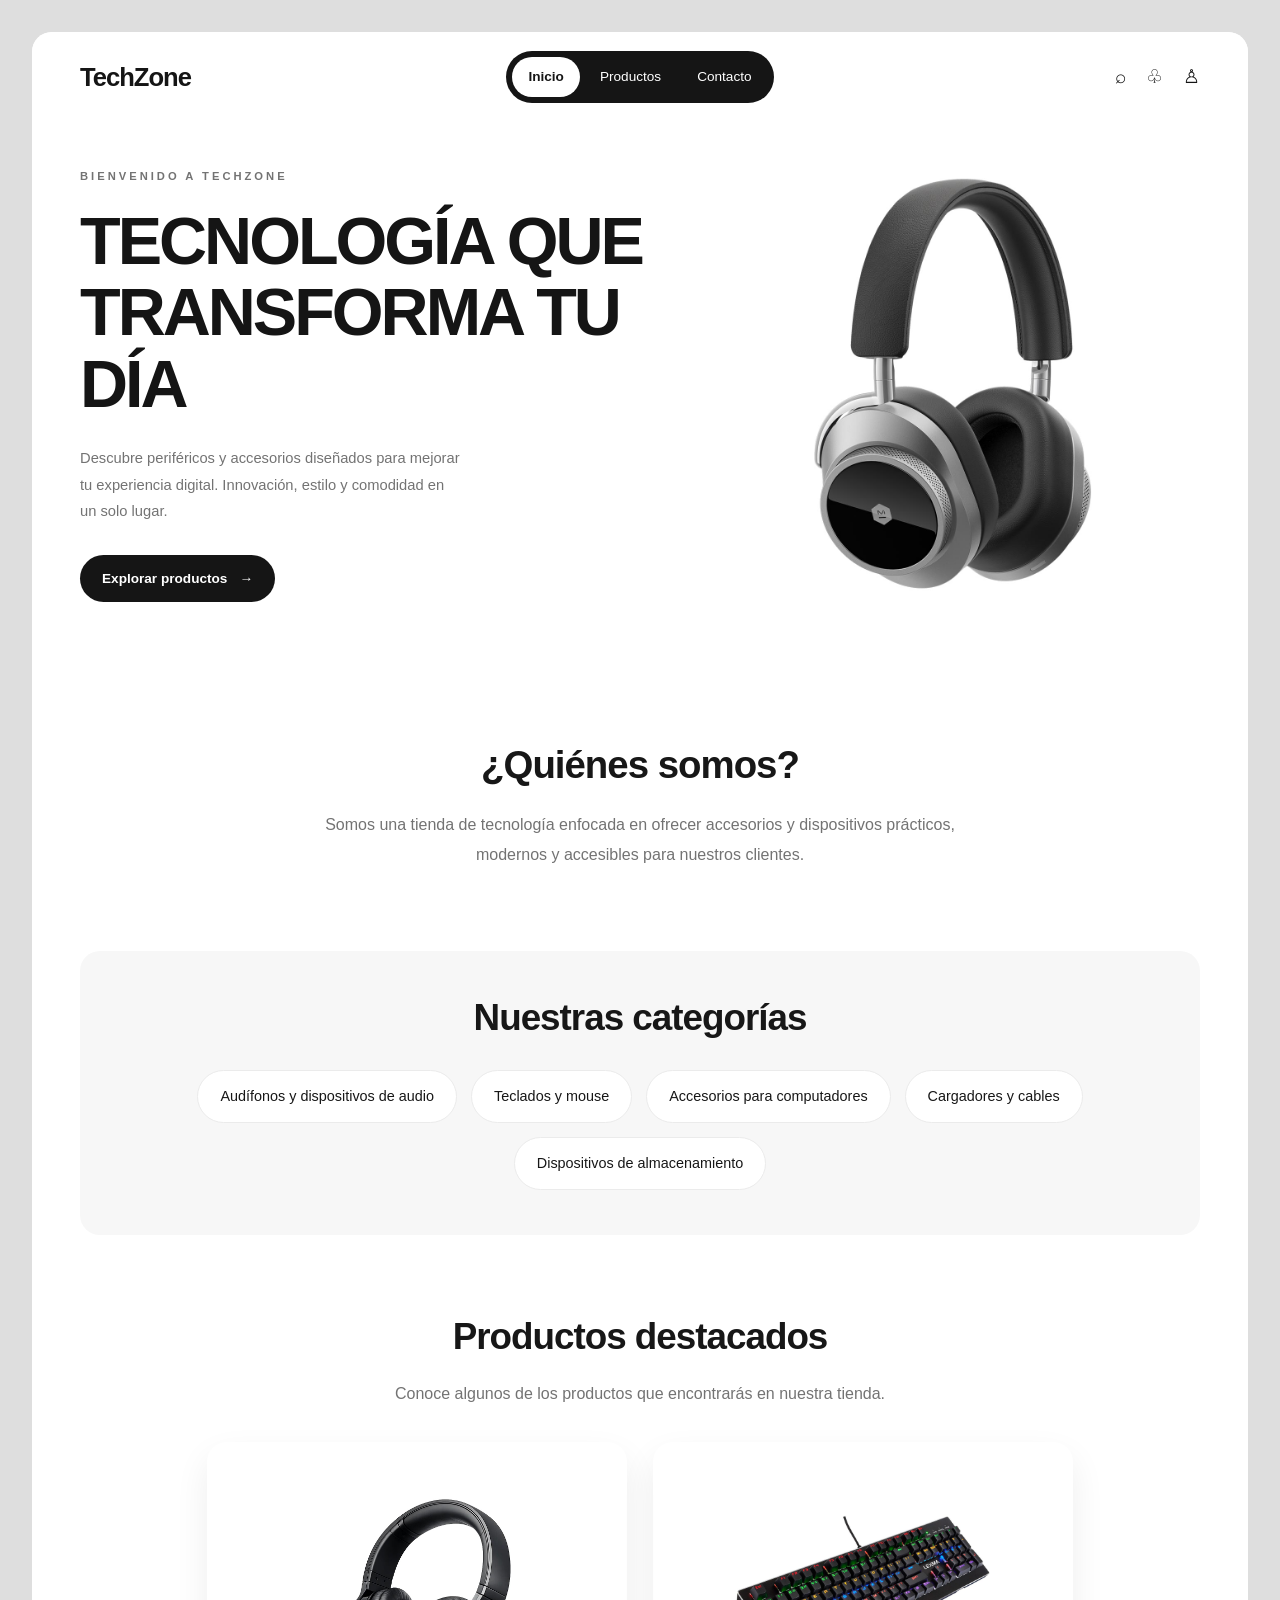
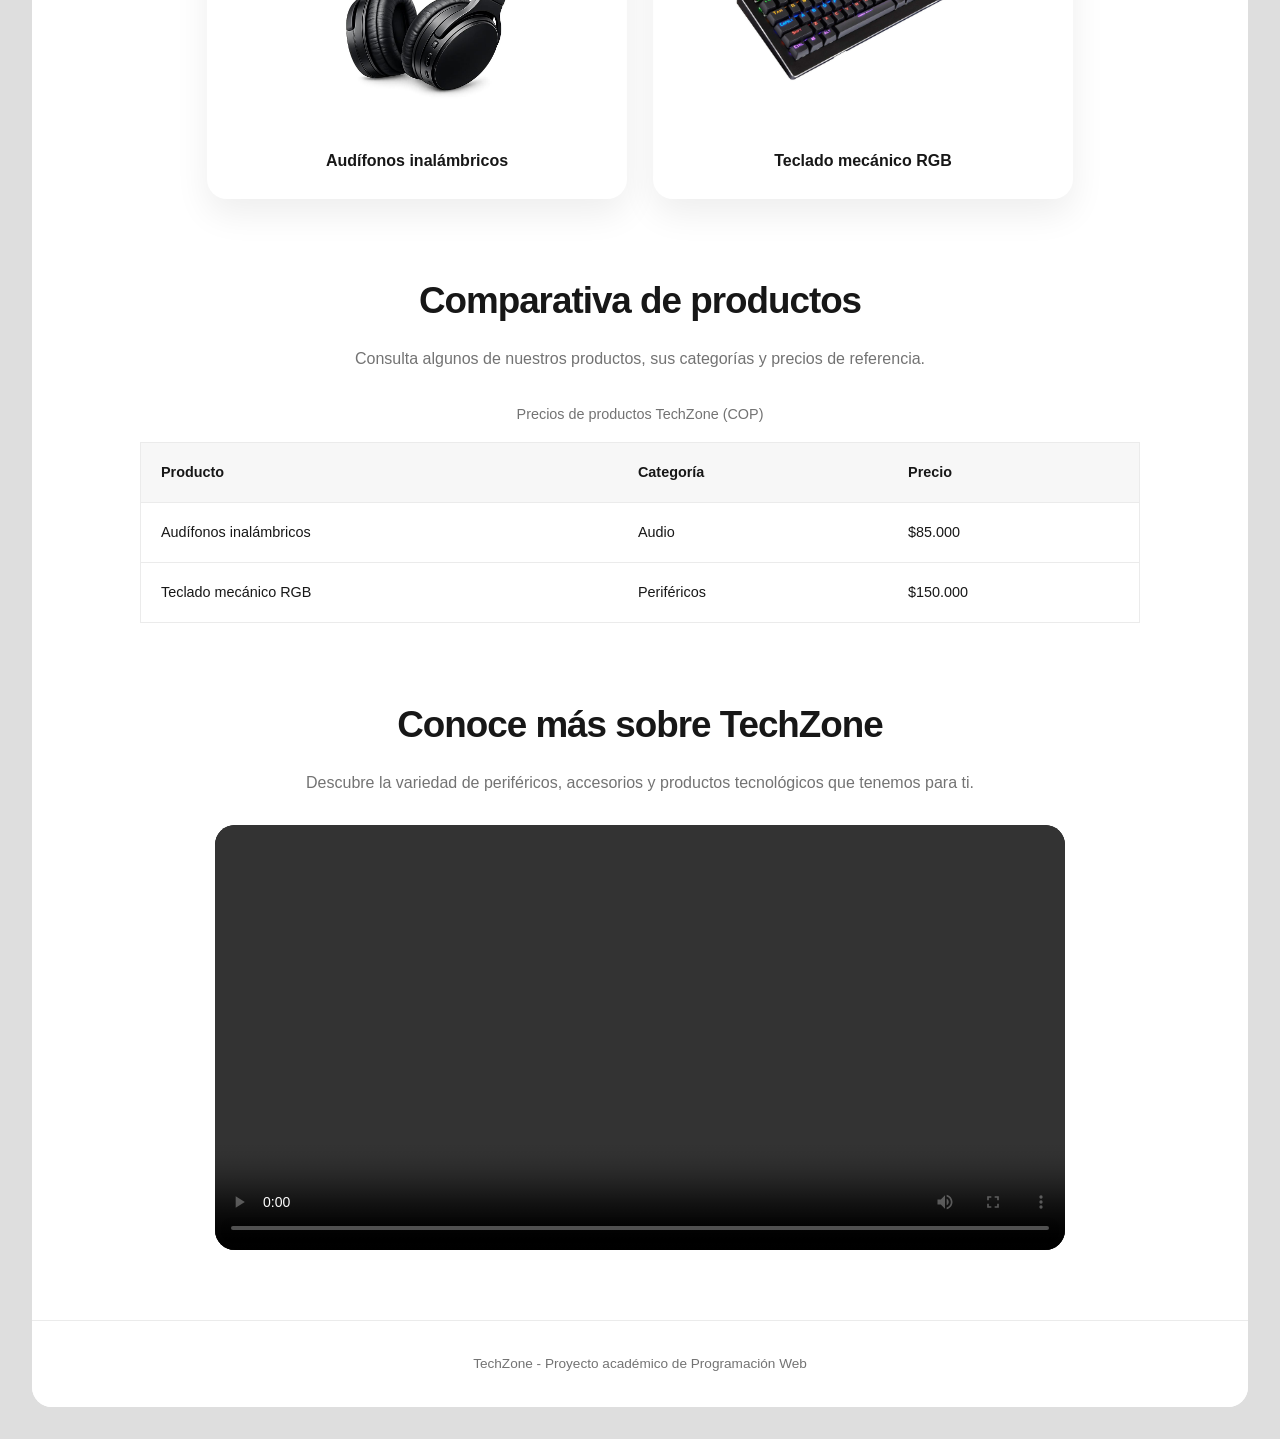
<file: index.html>
<!doctype html>
<html lang="es">
  <head>
    <meta charset="UTF-8" />
    <meta name="viewport" content="width=device-width, initial-scale=1.0" />
    <link rel="stylesheet" href="css/estilos.css" />
    <link rel="stylesheet" href="css/inicio.css" />

    <title>TechZone - Tienda de Tecnología</title>
  </head>

  <body>
    <div class="sitio">
      <!-- Encabezado principal -->
      <header class="encabezado">
        <div class="contenedor barra-navegacion">
          <!-- Logo -->
          <a href="index.html" class="logo"> TechZone </a>

          <!-- Navegación principal -->
          <nav aria-label="Navegación principal">
            <ul class="menu">
              <li>
                <a href="index.html" aria-current="page"> Inicio </a>
              </li>
              <li>
                <a href="./html/productos.html">Productos</a>
              </li>
              <li>
                <a href="./html/contacto.html">Contacto</a>
              </li>
            </ul>
          </nav>

          <!-- Iconos decorativos -->
          <div class="iconos-header" aria-hidden="true">
            <span class="icono">⌕</span>
            <span class="icono">♧</span>
            <span class="icono">♙</span>
          </div>
        </div>
      </header>

      <!-- Contenido principal de la página -->

      <main class="contenedor">
        <!-- Sección de presentación -->

        <!-- Hero principal de TechZone -->
        <section id="inicio" class="hero">
          <div class="hero-contenido">
            <span class="hero-etiqueta"> BIENVENIDO A TECHZONE </span>

            <h1>TECNOLOGÍA QUE TRANSFORMA TU DÍA</h1>

            <p>
              Descubre periféricos y accesorios diseñados para mejorar tu
              experiencia digital. Innovación, estilo y comodidad en un solo
              lugar.
            </p>

            <a href="./html/productos.html" class="btn-primario">
              Explorar productos
              <span aria-hidden="true">→</span>
            </a>
          </div>

          <div class="hero-imagen">
            <img
              src="assets/img/audifonos1.jpg"
              alt="Audífonos inalámbricos destacados de TechZone"
              width="550"
              height="550"
            />
          </div>
        </section>

        <!-- Sección informativa -->
        <section id="nosotros">
          <h2>¿Quiénes somos?</h2>

          <p>
            Somos una tienda de tecnología enfocada en ofrecer accesorios y
            dispositivos prácticos, modernos y accesibles para nuestros
            clientes.
          </p>
        </section>
        <!-- Sección de categorías -->
        <section id="categorias">
          <h2>Nuestras categorías</h2>

          <ul>
            <li>Audífonos y dispositivos de audio</li>
            <li>Teclados y mouse</li>
            <li>Accesorios para computadores</li>
            <li>Cargadores y cables</li>
            <li>Dispositivos de almacenamiento</li>
          </ul>
        </section>

        <!-- Sección de productos destacados -->
        <section id="destacados">
          <h2>Productos destacados</h2>

          <p>
            Conoce algunos de los productos que encontrarás en nuestra tienda.
          </p>

          <div class="productos-destacados">
            <figure>
              <img
                src="./assets/img/audifonos.jpg"
                alt="Audífonos inalámbricos de color negro"
                width="250"
              />
              <figcaption>Audífonos inalámbricos</figcaption>
            </figure>

            <figure>
              <img
                src="./assets/img/teclado.jpg"
                alt="Teclado mecánico con iluminación RGB"
                width="250"
              />
              <figcaption>Teclado mecánico RGB</figcaption>
            </figure>
          </div>
        </section>

        <!-- Sección de comparación de productos -->
        <section id="comparativa">
          <h2>Comparativa de productos</h2>

          <p>
            Consulta algunos de nuestros productos, sus categorías y precios de
            referencia.
          </p>

          <table>
            <caption>
              Precios de productos TechZone (COP)
            </caption>

            <thead>
              <tr>
                <th scope="col">Producto</th>
                <th scope="col">Categoría</th>
                <th scope="col">Precio</th>
              </tr>
            </thead>

            <tbody>
              <tr>
                <td>Audífonos inalámbricos</td>
                <td>Audio</td>
                <td>$85.000</td>
              </tr>

              <tr>
                <td>Teclado mecánico RGB</td>
                <td>Periféricos</td>
                <td>$150.000</td>
              </tr>
            </tbody>
          </table>
        </section>
        <section id="video">
          <h2>Conoce más sobre TechZone</h2>
          <p>
            Descubre la variedad de periféricos, accesorios y productos
            tecnológicos que tenemos para ti.
          </p>

          <video controls width="560">
            <source
              src="./assets/video/techzone_video_promocional.mp4"
              type="video/mp4"
            />
            Tu navegador no soporta la reproducción de video en HTML5.
          </video>
        </section>
      </main>

      <!-- Pie de página -->
      <footer>
        <p>TechZone - Proyecto académico de Programación Web</p>
      </footer>
    </div>
  </body>
</html>
</file>
<file: css/estilos.css>
/* ==========================================
   TECHZONE - ESTILOS GLOBALES
   Diseño Minimal Tech
========================================== */

/* Variables globales */
:root {
  --color-fondo: #dedede;
  --color-superficie: #ffffff;
  --color-primario: #151515;
  --color-texto: #171717;
  --color-texto-suave: #737373;
  --color-borde: #ebebeb;
  --color-tarjeta: #f7f7f7;

  --fuente-principal: Arial, Helvetica, sans-serif;

  --ancho-sitio: 1440px;
  --ancho-contenido: 1240px;

  --radio-sitio: 20px;
  --radio-tarjeta: 14px;

  --transicion: 0.3s ease;
}

/* ==========================================
   RESET Y CONFIGURACIÓN
========================================== */

*,
*::before,
*::after {
  box-sizing: border-box;
}

html {
  scroll-behavior: smooth;
}

/* Selector de etiqueta */
body {
  margin: 0;
  padding: 32px;

  font-family: var(--fuente-principal);
  color: var(--color-texto);
  background-color: var(--color-fondo);

  line-height: 1.6;
}

a {
  color: inherit;
  text-decoration: none;
}

img,
video {
  display: block;
  max-width: 100%;
}

img {
  height: auto;
}

/* ==========================================
   CONTENEDOR GENERAL
========================================== */

/* Marco blanco de toda la página */
.sitio {
  width: 100%;
  max-width: var(--ancho-sitio);
  min-height: calc(100vh - 64px);

  margin: 0 auto;
  background-color: var(--color-superficie);

  border-radius: var(--radio-sitio);
  overflow: hidden;
}

/* Selector de clase: contenido reutilizable */
.contenedor {
  width: calc(100% - 96px);
  max-width: var(--ancho-contenido);
  margin-inline: auto;
}

/* ==========================================
   ENCABEZADO
========================================== */

.encabezado {
  background-color: var(--color-superficie);
  border: none;
}

/* Logo a la izquierda, menú al centro,
   iconos a la derecha */
.barra-navegacion {
  display: grid;
  grid-template-columns: 1fr auto 1fr;
  align-items: center;
  gap: 24px;

  min-height: 90px;
}

/* Logo */
.logo {
  justify-self: start;

  font-size: 1.6rem;
  font-weight: 700;
  letter-spacing: -1px;

  color: var(--color-primario);
}

/* ==========================================
   MENÚ DE NAVEGACIÓN
========================================== */

nav {
  justify-self: center;
}

.menu {
  display: flex;
  align-items: center;
  justify-content: center;
  gap: 4px;

  margin: 0;
  padding: 6px;
  list-style: none;

  background-color: var(--color-primario);
  border-radius: 100px;
}

.menu a {
  display: inline-block;
  padding: 9px 16px;

  color: #ffffff;
  font-size: 0.85rem;
  font-weight: 500;
  text-decoration: none;

  border-radius: 100px;

  transition: background-color var(--transicion);
}

/* Efecto al pasar el cursor por una opción */
.menu a:hover {
  background-color: #404040;
}

/* Página actual */
.menu a[aria-current="page"] {
  background-color: #ffffff;
  color: var(--color-primario);
  font-weight: 600;
}

/* Mantener el estilo activo al pasar el cursor */
.menu a[aria-current="page"]:hover {
  background-color: #ffffff;
  color: var(--color-primario);
}

/* Navegación mediante teclado */
.menu a:focus-visible {
  outline: 2px solid #ffffff;
  outline-offset: 2px;
}

/* ==========================================
   ICONOS DEL HEADER
========================================== */

.iconos-header {
  display: flex;
  justify-self: end;
  align-items: center;
  gap: 20px;
}

.icono {
  font-size: 1.2rem;
  line-height: 1;
  color: var(--color-primario);
}

/* ==========================================
   CONTENIDO GENERAL
========================================== */

main {
  padding-top: 0;
  padding-bottom: 70px;
  background-color: transparent;
}

main section {
  margin-bottom: 80px;
}

main h2 {
  margin: 0 0 22px;

  font-size: clamp(1.6rem, 3vw, 2.3rem);
  font-weight: 700;
  letter-spacing: -1px;
  line-height: 1.2;
}

main p {
  color: var(--color-texto-suave);
}

/* ==========================================
   PIE DE PÁGINA
========================================== */

footer {
  padding: 32px 24px;
  text-align: center;

  background-color: var(--color-superficie);
  border-top: 1px solid var(--color-borde);
}

footer p {
  margin: 0;
  font-size: 0.85rem;
  color: var(--color-texto-suave);
}

/* ==========================================
   ACCESIBILIDAD
========================================== */

:focus-visible {
  outline: 2px solid var(--color-primario);
  outline-offset: 3px;
}

/* ==========================================
   RESPONSIVE - TABLETS Y PORTÁTILES
   Hasta 1200px
========================================== */

@media (max-width: 1200px) {
  body {
    padding: 24px;
  }

  .sitio {
    min-height: calc(100vh - 48px);
  }

  .contenedor {
    width: calc(100% - 64px);
  }

  /* Encabezado */
  .barra-navegacion {
    grid-template-columns: 1fr auto 1fr;
    gap: 16px;
    min-height: 80px;
  }

  .logo {
    font-size: 1.4rem;
  }

  .menu a {
    padding: 8px 13px;
    font-size: 0.82rem;
  }

  .iconos-header {
    gap: 12px;
  }

  /* Espacios generales */
  main {
    padding-bottom: 55px;
  }

  main section {
    margin-bottom: 65px;
  }
}

/* ==========================================
   RESPONSIVE - TABLETS PEQUEÑAS Y MÓVILES
   Hasta 768px
========================================== */

@media (max-width: 768px) {
  body {
    padding: 12px;
  }

  .sitio {
    min-height: calc(100vh - 24px);
    border-radius: 16px;
  }

  .contenedor {
    width: calc(100% - 36px);
  }

  /* Navegación en dos filas */
  .barra-navegacion {
    display: grid;
    grid-template-columns: 1fr;
    justify-items: center;
    gap: 16px;

    min-height: auto;
    padding: 24px 0 18px;
  }

  .logo {
    justify-self: center;
    font-size: 1.55rem;
  }

  nav {
    justify-self: center;
    max-width: 100%;
  }

  .menu {
    display: flex;
    flex-wrap: nowrap;
    justify-content: center;
    gap: 3px;

    max-width: 100%;
    padding: 5px;
  }

  .menu a {
    padding: 9px 15px;
    font-size: 0.82rem;
    white-space: nowrap;
  }

  /* Ocultamos los íconos decorativos */
  .iconos-header {
    display: none;
  }

  /* Contenido */
  main {
    padding-bottom: 40px;
  }

  main section {
    margin-bottom: 50px;
  }

  main h2 {
    font-size: clamp(1.5rem, 5vw, 2rem);
    letter-spacing: -0.6px;
  }

  /* Pie de página */
  footer {
    padding: 25px 18px;
  }

  footer p {
    font-size: 0.8rem;
  }
}

/* ==========================================
   RESPONSIVE - CELULARES ESTRECHOS
   Hasta 378px
========================================== */

@media (max-width: 378px) {
  body {
    padding: 8px;
  }

  .sitio {
    min-height: calc(100vh - 16px);
    border-radius: 12px;
  }

  .contenedor {
    width: calc(100% - 24px);
  }

  .barra-navegacion {
    gap: 12px;
    padding: 20px 0 16px;
  }

  .logo {
    font-size: 1.4rem;
  }

  .menu {
    gap: 1px;
    padding: 4px;
  }

  .menu a {
    padding: 8px 10px;
    font-size: 0.75rem;
  }

  main section {
    margin-bottom: 40px;
  }

  footer {
    padding: 22px 12px;
  }
}

/* ==========================================
   ACCESIBILIDAD - MOVIMIENTO REDUCIDO
========================================== */

@media (prefers-reduced-motion: reduce) {
  html {
    scroll-behavior: auto;
  }

  *,
  *::before,
  *::after {
    animation-duration: 0.01ms !important;
    transition-duration: 0.01ms !important;
  }
}
</file>
<file: css/inicio.css>
/* ==========================================
   TECHZONE - PÁGINA DE INICIO
========================================== */

/* ==========================================
   HERO PRINCIPAL
========================================== */

/* Selector de ID: sección de bienvenida */
#inicio {
  margin-bottom: 100px;
}

.hero {
  position: relative;

  display: flex;
  align-items: center;
  justify-content: space-between;

  gap: 20px;
  min-height: 520px;

  background-color: #ffffff;
}

/* Columna izquierda */
.hero-contenido {
  position: relative;
  z-index: 2;

  flex: 1 1 55%;
  min-width: 0;
}

.hero-etiqueta {
  display: inline-block;

  margin-bottom: 20px;

  font-size: 0.7rem;
  font-weight: 600;
  letter-spacing: 3px;

  color: var(--color-texto-suave);
}

/* Título protagonista */
.hero h1 {
  max-width: 760px;
  margin: 0 0 24px;

  font-size: clamp(3rem, 5.2vw, 4.5rem);
  font-weight: 700;
  line-height: 1.08;
  letter-spacing: -3px;

  color: var(--color-primario);
}

/* Descripción del producto */
.hero p {
  max-width: 380px;
  margin: 0 0 30px;

  font-size: 0.92rem;
  line-height: 1.8;

  color: var(--color-texto-suave);
}

/* Botón comercial */
.btn-primario {
  display: inline-flex;
  align-items: center;
  justify-content: center;
  gap: 12px;

  padding: 13px 22px;

  background-color: var(--color-primario);
  color: #ffffff;

  border-radius: 100px;
  font-size: 0.85rem;
  font-weight: 600;

  transition:
    background-color var(--transicion),
    transform var(--transicion);
}

.btn-primario:hover {
  background-color: #404040;
  transform: translateY(-3px);
}

/* Columna derecha */
.hero-imagen {
  position: relative;

  flex: 1 1 45%;
  min-width: 0;

  display: flex;
  justify-content: center;
  align-items: center;
}

.hero-imagen img {
  width: 100%;
  max-width: 560px;
  height: auto;

  object-fit: contain;
}

/* ==========================================
   QUIÉNES SOMOS
========================================== */

#nosotros {
  max-width: 850px;
  margin-inline: auto;

  text-align: center;
}

#nosotros h2 {
  font-size: clamp(1.8rem, 3vw, 2.5rem);
}

#nosotros p {
  max-width: 650px;
  margin: 0 auto;

  font-size: 1rem;
  line-height: 1.9;
}

/* ==========================================
   CATEGORÍAS
========================================== */

#categorias {
  padding: 45px;

  background-color: var(--color-tarjeta);
  border-radius: var(--radio-sitio);
}

#categorias h2 {
  text-align: center;
  margin-bottom: 30px;
}

#categorias ul {
  display: flex;
  flex-wrap: wrap;
  justify-content: center;
  gap: 14px;

  margin: 0;
  padding: 0;
  list-style: none;
}

#categorias li {
  padding: 14px 22px;

  background-color: #ffffff;
  border: 1px solid var(--color-borde);
  border-radius: 100px;

  font-size: 0.9rem;
  font-weight: 500;

  transition:
    transform var(--transicion),
    box-shadow var(--transicion);
}

#categorias li:hover {
  transform: translateY(-3px);
  box-shadow: 0 8px 20px rgba(0, 0, 0, 0.06);
}

/* ==========================================
   PRODUCTOS DESTACADOS
========================================== */

#destacados {
  text-align: center;
}

#destacados > p {
  margin-bottom: 35px;
}

/* Segunda sección maquetada con Flexbox */
.productos-destacados {
  display: flex;
  justify-content: center;
  align-items: stretch;
  flex-wrap: wrap;
  gap: 26px;
}

.productos-destacados figure {
  flex: 1 1 280px;
  max-width: 420px;
  margin: 0;
  padding: 26px;

  border-radius: var(--radio-sitio);
  box-shadow: 0 15px 35px rgba(0, 0, 0, 0.07);
  transition:
    transform var(--transicion),
    box-shadow var(--transicion);
}

.productos-destacados figure:hover {
  transform: translateY(-6px);
  box-shadow: 0 15px 35px rgba(0, 0, 0, 0.07);
}

.productos-destacados img {
  width: 100%;
  height: 260px;

  object-fit: contain;
  border-radius: var(--radio-tarjeta);
}

.productos-destacados figcaption {
  margin-top: 20px;

  font-size: 1rem;
  font-weight: 600;
}

/* ==========================================
   TABLA COMPARATIVA
========================================== */

#comparativa {
  max-width: 1000px;
  margin-inline: auto;
}

#comparativa h2,
#comparativa > p {
  text-align: center;
}

#comparativa > p {
  margin-bottom: 32px;
}

#comparativa table {
  width: 100%;
  border-collapse: collapse;

  background-color: #ffffff;
  border: 1px solid var(--color-borde);
}

#comparativa caption {
  margin-bottom: 16px;
  font-size: 0.9rem;
  color: var(--color-texto-suave);
}

#comparativa th,
#comparativa td {
  padding: 18px 20px;
  border-bottom: 1px solid var(--color-borde);
  text-align: left;
}

#comparativa th {
  background-color: var(--color-tarjeta);
  font-size: 0.9rem;
  font-weight: 600;
}

#comparativa td {
  font-size: 0.9rem;
}

#comparativa tbody tr:hover {
  background-color: #fafafa;
}

#comparativa tbody tr:last-child td {
  border-bottom: none;
}

/* ==========================================
   VIDEO PROMOCIONAL
========================================== */

#video {
  text-align: center;
  margin-bottom: 0;
}

#video > p {
  margin-bottom: 30px;
}

#video video {
  display: block;
  width: 100%;
  max-width: 850px;
  height: auto;

  margin: 0 auto;
  background-color: #111111;

  border-radius: var(--radio-sitio);
}

/* ==========================================
   RESPONSIVE DE LA PÁGINA INICIO
========================================== */

@media (max-width: 900px) {
  .hero {
    min-height: auto;
    gap: 20px;
    padding-block: 30px;
  }

  .hero h1 {
    font-size: clamp(2.6rem, 5vw, 4rem);
    letter-spacing: -2px;
  }

  .hero-imagen img {
    max-width: 450px;
  }
}

@media (max-width: 768px) {
  .hero {
    flex-direction: column;
    text-align: center;
    gap: 28px;
  }

  .hero-contenido,
  .hero-imagen {
    flex: none;
    width: 100%;
  }

  .hero h1 {
    max-width: 100%;
    font-size: clamp(2.3rem, 8vw, 3.5rem);
  }

  .hero p {
    margin-inline: auto;
  }

  .hero-imagen img {
    max-width: 400px;
  }

  #categorias {
    padding: 30px 20px;
  }

  #categorias li {
    padding: 10px 16px;
  }

  .productos-destacados figure {
    flex-basis: 100%;
  }

  #comparativa {
    overflow-x: auto;
  }

  #comparativa table {
    min-width: 480px;
  }
}
</file>
